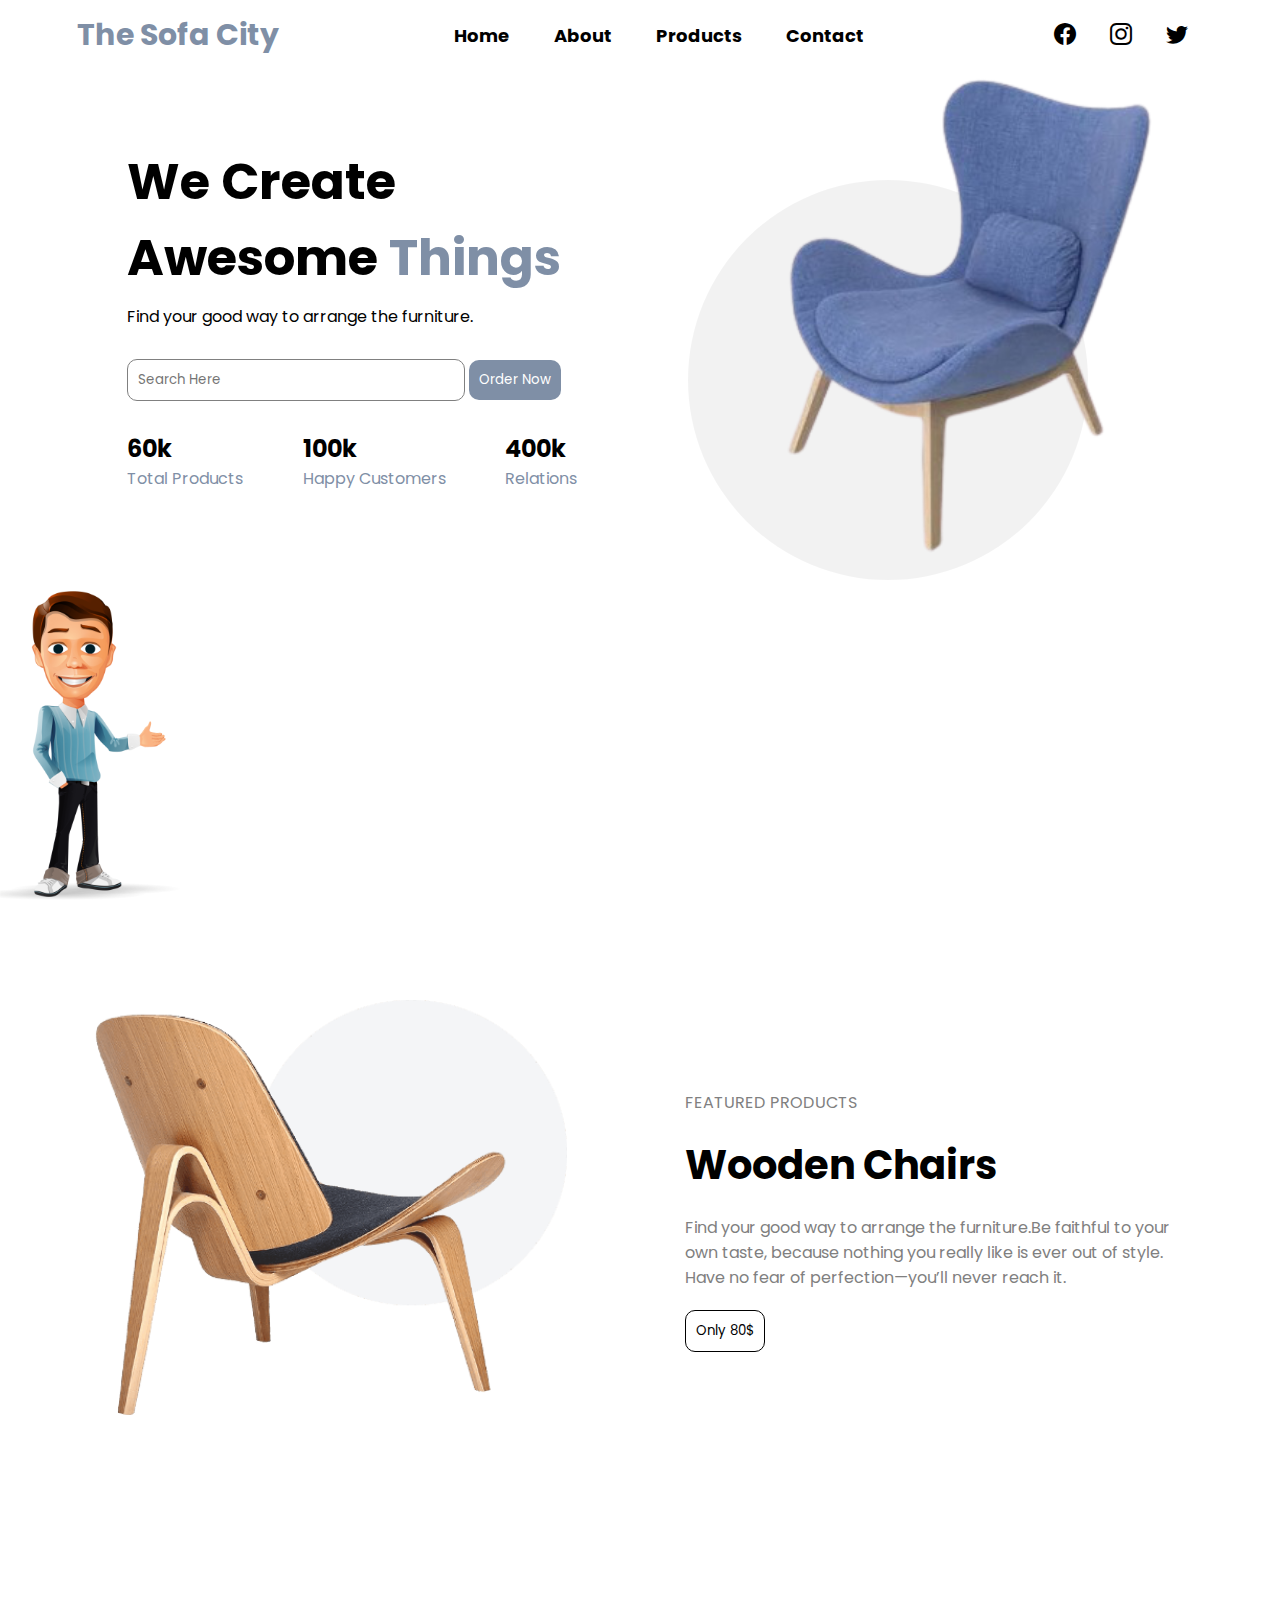
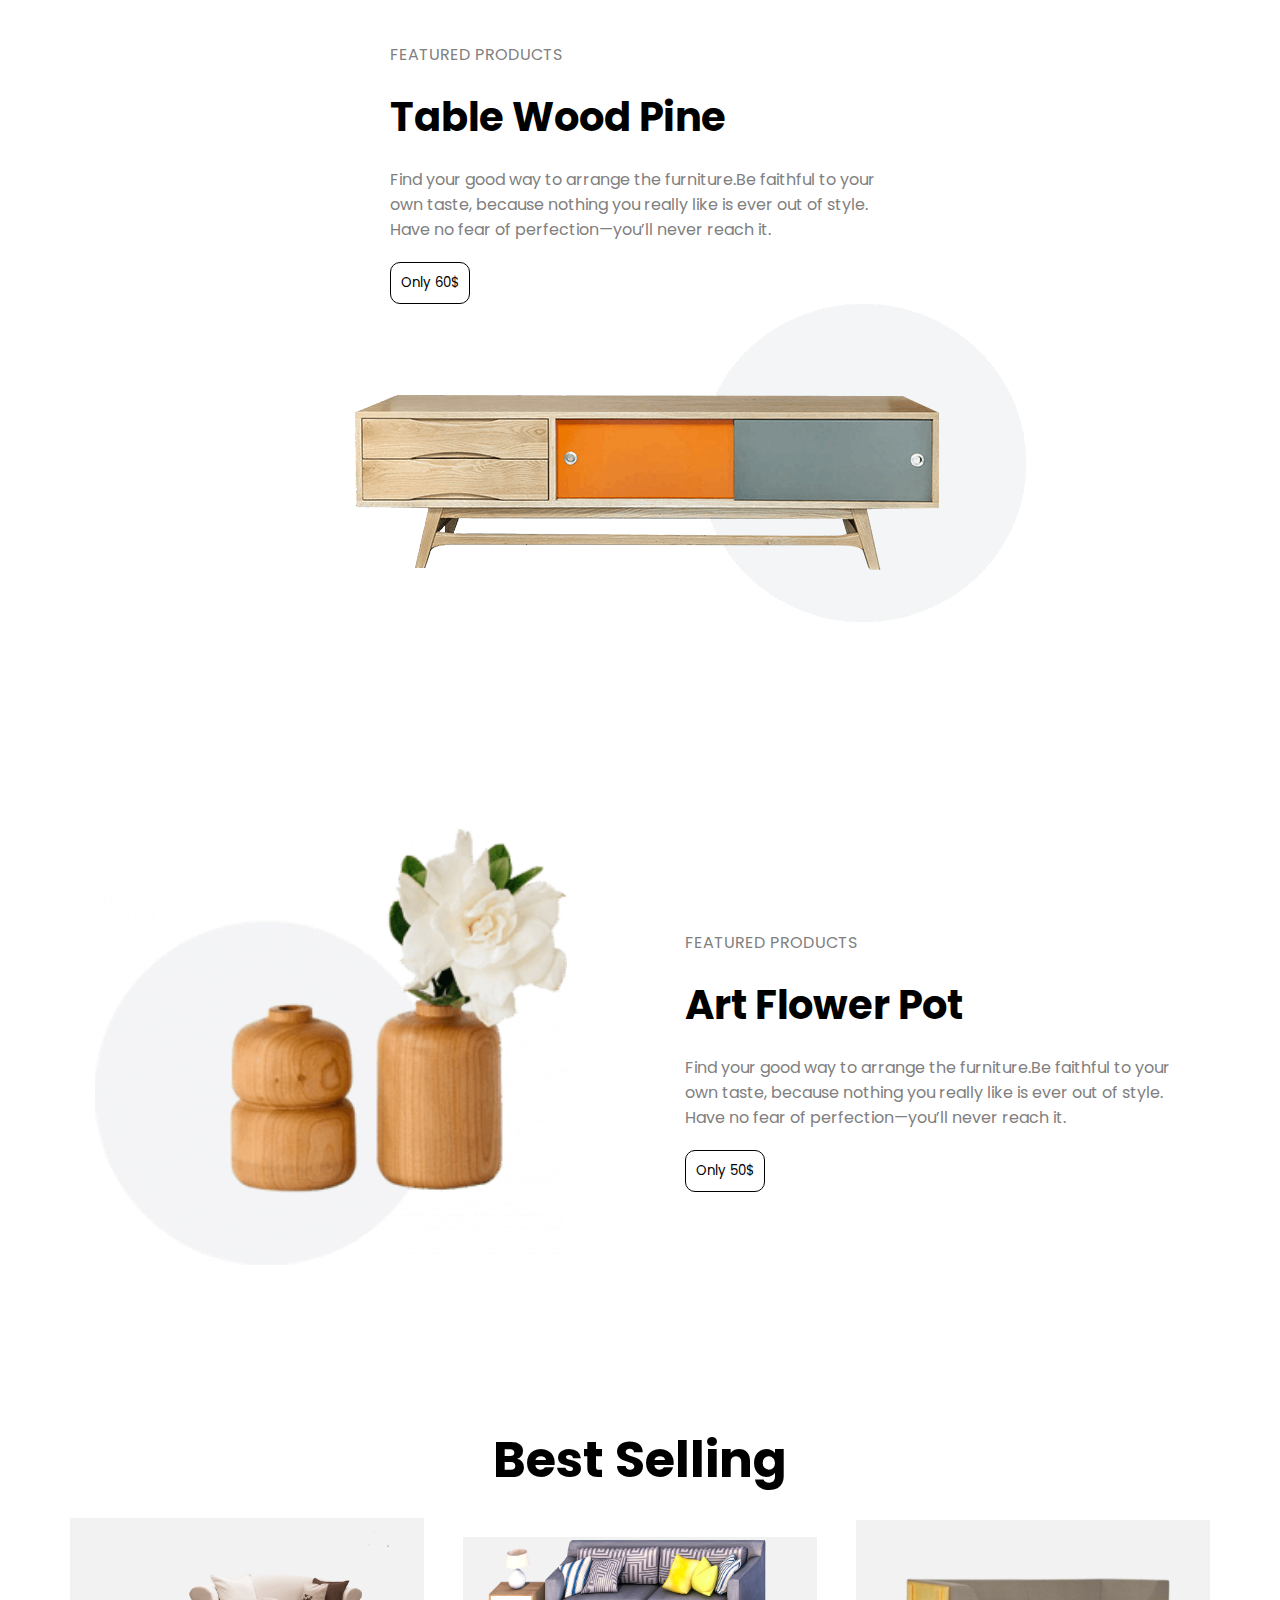
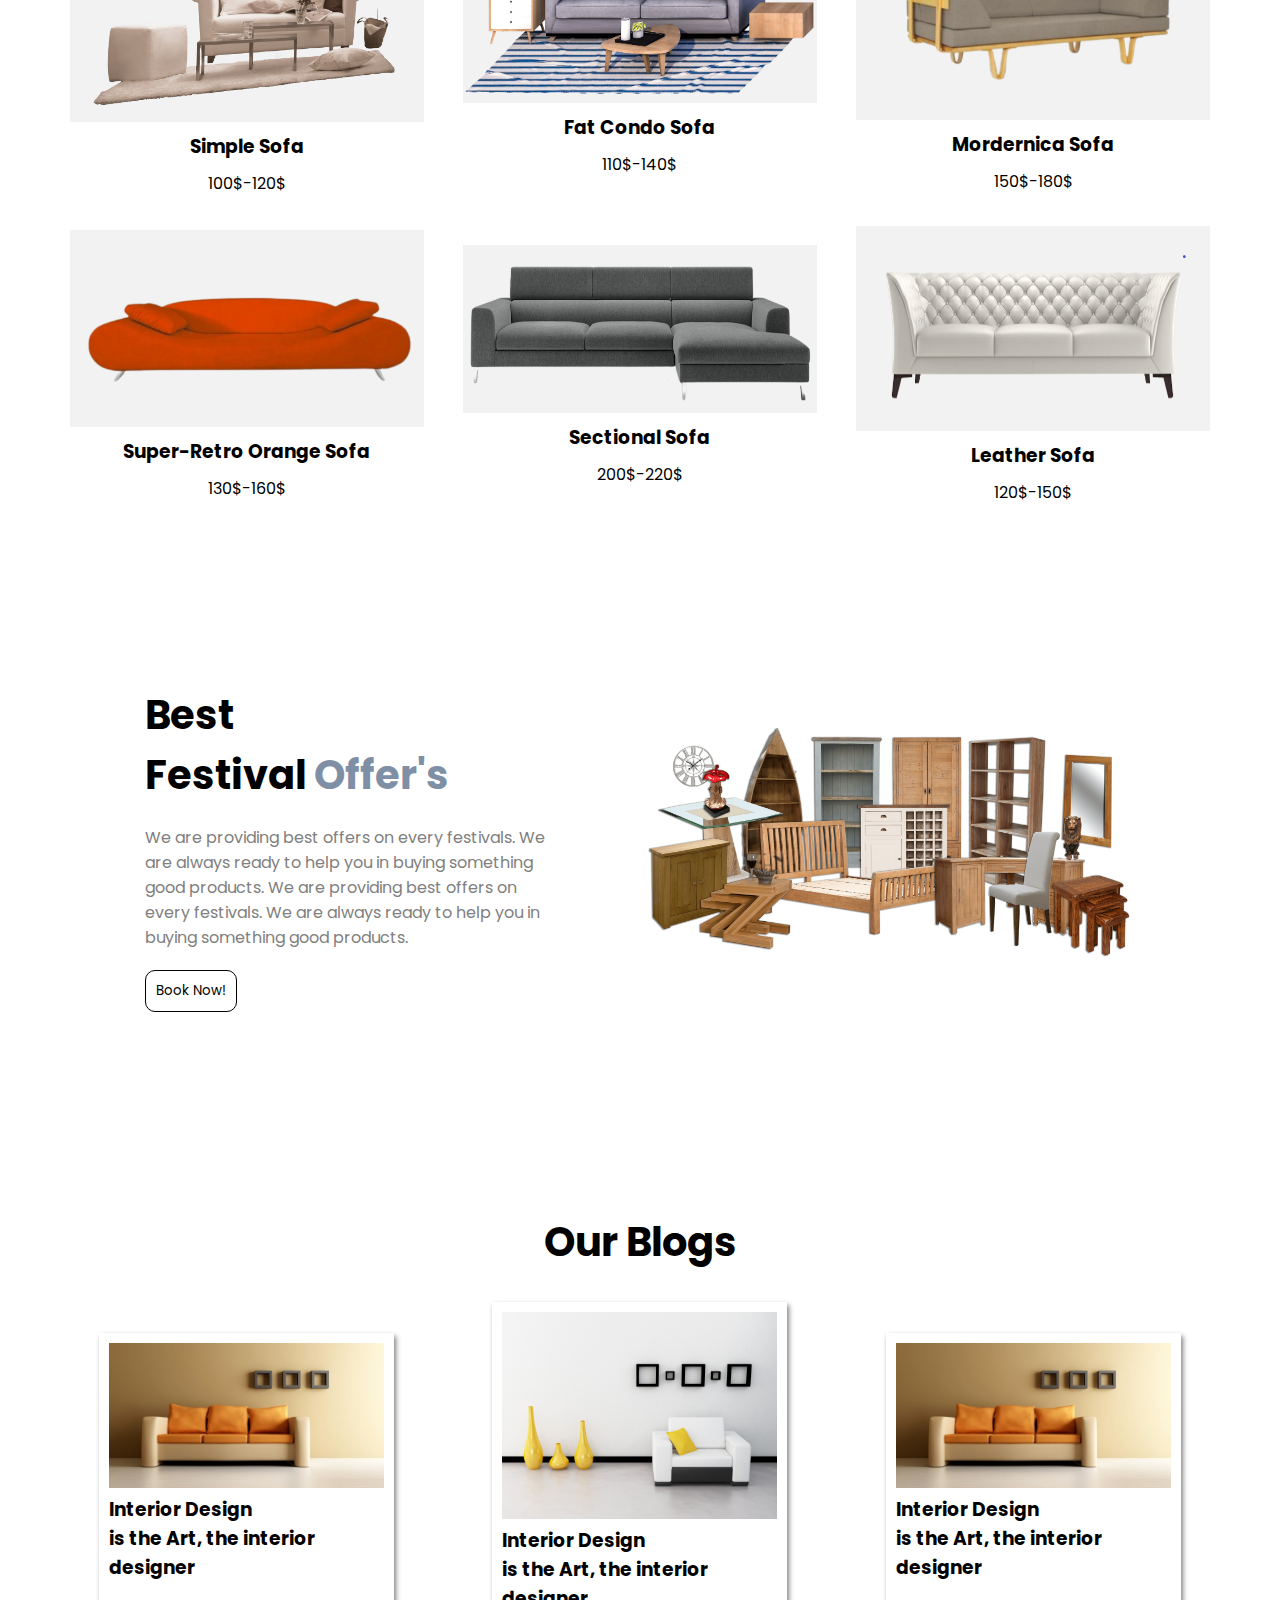
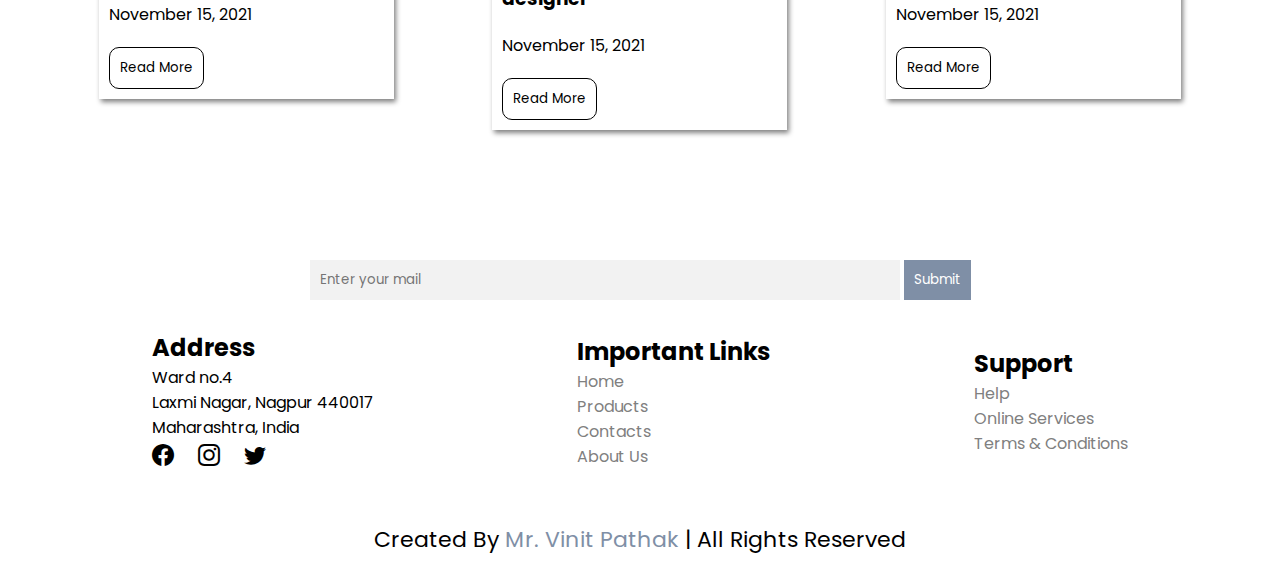
<file: Landing-Page/index.html>
<!DOCTYPE html>
<html lang="en">

<head>
    <meta charset="UTF-8">
    <meta http-equiv="X-UA-Compatible" content="IE=edge">
    <meta name="viewport" content="width=device-width, initial-scale=1.0">
    <title>Landing Page</title>
    <link rel="stylesheet" href="style.css">
    <link rel="stylesheet" href="https://cdn.jsdelivr.net/npm/bootstrap-icons@1.9.1/font/bootstrap-icons.css">
</head>

<body>
    <!----------------- header section start ---------------->
    <header>
        <nav>
            <div class="logo">
                The Sofa City
            </div>
            <div class="menu">
                <a href="#">Home</a>
                <a href="#">About</a>
                <a href="#">Products</a>
                <a href="#">Contact</a>
            </div>
            <div class="icon"> 
                <a href="#"><i class="bi bi-facebook"></i></a>
                <a href="#"><i class="bi bi-instagram"></i></a>
                <a href="#"><i class="bi bi-twitter"></i></a>
            </div>
        </nav>

        <div class="circle"></div>

        <div class="container">
            <div class="left">
                <h1>We Create <br>Awesome <span> Things</span></h1>
                <p class="p-header">
                    Find your good way to arrange the furniture.
                </p>

                <div class="box">
                    <input type="text" placeholder="Search Here">
                    <button>Order Now</button>
                </div>

                <div class="counter">
                    <div>
                        <h2>60k</h2>
                        <p>Total Products</p>
                    </div>
                    <div>
                        <h2>100k</h2>
                        <p>Happy Customers</p>
                    </div>
                    <div>
                        <h2>400k</h2>
                        <p>Relations</p>
                    </div>
                    <img src="./images/welcome.png" id="welcome">
                </div>
            </div>
            <div class="right">
                <img src="./images/img1.png" alt="">
            </div>
        </div>
    </header>

    <!----------------- header section end ---------------->

    <!----------------- feature-1 section start ---------------->

    <section id="feature">
        <div class="feature-row">
            <div class="feature-left-col">
                <img src="./images/img2.png" alt="">
            </div>

            <div class="feature-right-col">
                <p>FEATURED PRODUCTS</p>
                <h1>Wooden Chairs</h1>
                <p>
                    Find your good way to arrange the furniture.Be faithful to your own taste, because nothing you
                    really like is ever out of style.
                    Have no fear of perfection—you’ll never reach it.
                </p>
                <button class="c-btn">Only 80$</button>
            </div>
        </div>
    </section>

    <!----------------- feature-1 section end ---------------->

    <!----------------- feature-2 section start ---------------->

    <section id="feature-2">
        <div class="feature-2-row">
            <div class="feature-2-left-col">
                <p>FEATURED PRODUCTS</p>
                <h1>Table Wood Pine</h1>
                <p>
                    Find your good way to arrange the furniture.Be faithful to your own taste, because nothing you
                    really like is ever out of style.
                    Have no fear of perfection—you’ll never reach it.
                </p>
                <button class="c-btn">Only 60$</button>
            </div>

            <div class="feature-2-right-col">
                <img src="./images/img3.png" alt="">
            </div>
        </div>
    </section>

    <!----------------- feature-2 section end ---------------->

    <!----------------- feature-3 section start ---------------->

    <section id="feature">
        <div class="feature-row">
            <div class="feature-left-col">
                <img src="./images/img4.png" alt="">
            </div>

            <div class="feature-right-col">
                <p>FEATURED PRODUCTS</p>
                <h1>Art Flower Pot</h1>
                <p>
                    Find your good way to arrange the furniture.Be faithful to your own taste, because nothing you
                    really like is ever out of style.
                    Have no fear of perfection—you’ll never reach it.
                </p>
                <button class="c-btn">Only 50$</button>
            </div>
        </div>
    </section>


    <!----------------- feature-3 section end ---------------->

    <!----------------- Selling section start ---------------->

    <section id="selling">
        <h1>Best Selling</h1>
        <div class="selling-row">
            <div class="selling-box">
                <div>
                    <img src="./images/img5.png" alt="">
                </div>
                <h3>
                    Simple Sofa
                </h3>
                <p>100$-120$</p>
            </div>
            <div class="selling-box">
                <div>
                    <img src="./images/img6.png" alt="">
                </div>
                <h3>
                    Fat Condo Sofa
                </h3>
                <p>110$-140$</p>
            </div>
            <div class="selling-box">
                <div>
                    <img src="./images/img7.png" alt="">
                </div>
                <h3>
                    Mordernica Sofa
                </h3>
                <p>150$-180$</p>
            </div>
            <div class="selling-box">
                <div>
                    <img src="./images/img8.png" alt="">
                </div>
                <h3>
                    Super-Retro Orange Sofa
                </h3>
                <p>130$-160$</p>
            </div>
            <div class="selling-box">
                <div>
                    <img src="./images/img9.png" alt="">
                </div>
                <h3>
                    Sectional Sofa
                </h3>
                <p>200$-220$</p>
            </div>
            <div class="selling-box">
                <div>
                    <img src="./images/img10.png" alt="">
                </div>
                <h3>
                    Leather Sofa
                </h3>
                <p>120$-150$</p>
            </div>
        </div>
    </section>

    <!----------------- Selling section end ---------------->

    <!----------------- Offer section start ---------------->

    <section id="offer">
        <div class="offer-row">
            <div class="offer-left-col">
                <h1>Best<br> Festival <span style="color: #7f8fa6;">Offer's</span></h1>
                <p>
                    We are providing best offers on every festivals. We are always ready to help
                    you in buying something good products.
                    We are providing best offers on every festivals. We are always ready to help
                    you in buying something good products.
                </p>
                <button class="c-btn">Book Now!</button>
            </div> 
            <div class="offer-right-col">
                <img src="./images/img11.png" alt="">
            </div>
        </div>
    </section>

    <!----------------- Offer section end ---------------->

    <!----------------- Blog section Start ---------------->

    <section id="blog">
        <h1>Our Blogs</h1>
        <div class="blog-row">
            <div class="blog-box">
                <img src="./images/img12.jpg" alt="">
                <h3>Interior Design <br>is the Art, the interior designer</h3>
                <p>November 15, 2021</p>
                <button class="c-btn">Read More</button>
            </div>
            <div class="blog-box">
                <img src="./images/img13.jpg" alt="">
                <h3>Interior Design <br>is the Art, the interior designer</h3>
                <p>November 15, 2021</p>
                <button class="c-btn">Read More</button>
            </div>
            <div class="blog-box">
                <img src="./images/img12.jpg" alt="">
                <h3>Interior Design <br>is the Art, the interior designer</h3>
                <p>November 15, 2021</p>
                <button class="c-btn">Read More</button>
            </div>
        </div>
    </section>

    <!----------------- Blog section end ---------------->

    <!----------------- Footer section start ---------------->

    <section id="footer">
        <div class="sub">
            <input type="text" placeholder="Enter your mail">
            <button>Submit</button>
        </div>

        <div class="footer">
            <div>
                <h2>Address</h2>
                <p>Ward no.4</p>
                <p>Laxmi Nagar, Nagpur 440017</p>
                <p>Maharashtra, India</p>
                <div class="icons">
                    <a href="#"><i class="bi bi-facebook"></i></a>
                    <a href="#"><i class="bi bi-instagram"></i></a>
                    <a href="#"><i class="bi bi-twitter"></i></a>
                </div>
            </div>
            <div>
                <h2>Important Links</h2>
                <a href="#">Home</a><br>
                <a href="#">Products</a><br>
                <a href="#">Contacts</a><br>
                <a href="#">About Us</a>
            </div>
            <div>
                <h2>Support</h2>
                <a href="#">Help</a><br>
                <a href="#">Online Services</a><br>
                <a href="#">Terms & Conditions</a>
            </div>
        </div>
    </section>
    <footer>
        Created By <span>Mr. Vinit Pathak</span> | All Rights Reserved
    </footer>
    <!----------------- Footer section end ---------------->

</body>

</html>
</file>
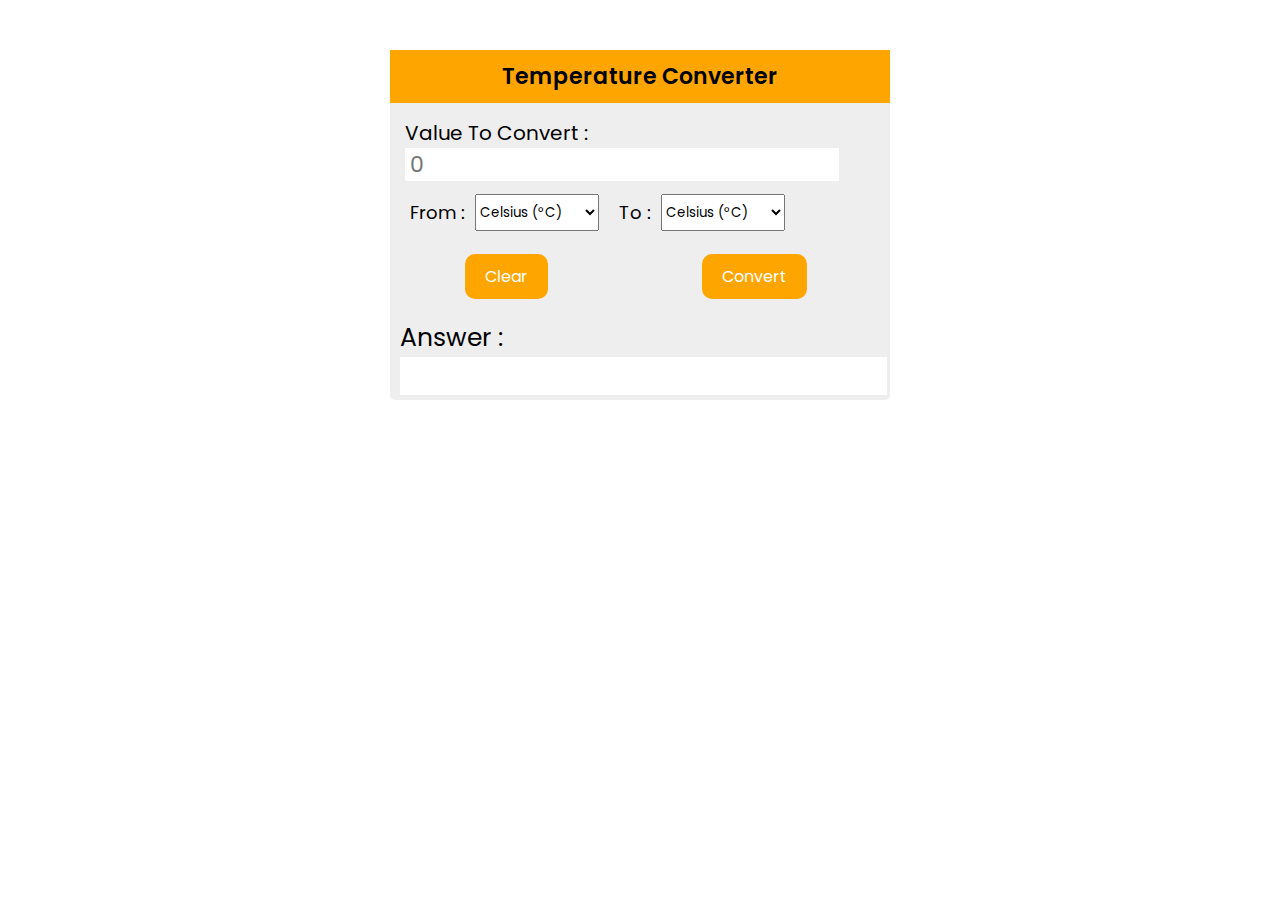
<file: Temperature/index.html>
<!DOCTYPE html>
<html lang="en">
<head>
    <meta charset="UTF-8">
    <meta http-equiv="X-UA-Compatible" content="IE=edge">
    <meta name="viewport" content="width=device-width, initial-scale=1.0">
    <title>Temperature Converter</title>
    <link rel="stylesheet" href="style.css">

</head>
<body>
    <div class="temp-calculator">
        <h4 class="title">Temperature Converter</h4>
        <form action="" name="form">
            <div class="temp-calculator-inputs">
                <div class="calculator-value">
                    <label for="">Value To Convert : </label>
                    <input type="text" placeholder="0" name="value" id="input-value">
                </div>
                <div class="flex">
                    <div class="calculator-input">
                        <label for="">From : </label>
                        <select name="input" id="input">
                            <option value="celsius">Celsius (°C)</option>
                            <option value="fahrenheit">Fahrenheit (°F)</option>
                            <option value="kelvin">Kelvin (°K)</option>
                        </select>
                    </div>
                    <div class="calculator-input">
                        <label for="">To : </label>
                        <select name="output" id="output">
                            <option value="celsius">Celsius (°C)</option>
                            <option value="fahrenheit">Fahrenheit (°F)</option>
                            <option value="kelvin">Kelvin (°K)</option>
                        </select>
                    </div>
                </div>
            </div>

            <button type="button" id="clear" class="cal-btn" onclick="reset()">Clear</button>
            <button type="button" id="convert" class="cal-btn" onclick="convertTemperature()">Convert</button>
            
            <div class="result-area">
                <label for="">Answer : </label>
                <input type="text" value="" id="result">
            </div>
        </form>
    </div>
    <script src="script.js"></script>
</body>
</html>
</file>
<file: Landing-Page/style.css>
@import url('https://fonts.googleapis.com/css2?family=Poppins:wght@300;400;500;700;900&display=swap');

*{
    margin: 0;
    padding: 0;
    box-sizing: border-box;
    font-family: 'Poppins', sans-serif;
}

header{
    width: 100%;
    height: 100vh;
    position: relative;
}

nav{
    display: flex;
    justify-content: space-around;
    align-items: center;
    flex-wrap: wrap;
    height: 70px;
}

.logo{
    font-size: 30px;
    font-weight: bold;
    color: #7f8fa6;
}

.menu > a{
    text-decoration: none;
    font-size: 18px;
    color: black;
    font-weight: bold;
    padding: 10px 20px;
}

.icon > a{
    font-size: 22px;
    padding: 10px 15px;
    color: black;
}

.circle{
    width: 400px;
    height: 400px;
    background: rgba(0, 0, 0, 0.05);
    border-radius: 50%;
    position: absolute;
    top: 20%;
    right: 15%;
    z-index: -1;
}

.container{
    display: flex;
    justify-content: center;
    align-items: center;
    flex-wrap: wrap;
}

.left{
    flex-basis: 55%;
    max-width: 450px;
}

.right{
    flex-basis: 45%;
    text-align: right;
}

.right img{
    width: 65%;
}

.left h1{
font-size: 50px;
}

.left span{
    color: #7f8fa6;
}

.p-header{
    margin-top: 8px;
}

.box{
    margin-top: 30px;
}
.box input{
    padding: 10px;
    width: 75%;
    border-radius: 10px;
    border: 1px solid grey;
    outline: none;
}

.box button{
    padding: 10px;
    color: white;
    border: none;
    outline: none;
    border-radius: 10px;
    background-color: #7f8fa6;
}

.counter{
    display: flex;
    justify-content: space-between;
    align-items: center;
    flex-wrap: wrap;
    margin-top: 30px;
}

.counter p{
    color: #7f8fa6;
}
#welcome{
    position: absolute;
    bottom: 0;
    left: 0;
    width: 180px;
    z-index: -1;
}

#feature{
    padding: 100px 50px;

}
.feature-row{
    display: flex;
    justify-content: center;
    align-items: center;
    flex-wrap: wrap;
}

.feature-left-col{
    flex-basis: 50%;
}

.feature-left-col img{
    width: 80%;
}

.feature-right-col{
    flex-basis: 50%;
    max-width: 500px;

}

.feature-right-col h1{
    font-size: 40px;
    margin-bottom: 20px;

}

.feature-right-col p{
    margin: 20px 0;
    color: grey;
}

.c-btn{
    background: none;
    padding: 10px;
    border: 1px solid black;
    outline: none;
    border-radius: 10px;
    cursor: pointer;
}

#feature-2{
    padding: 100px 50px;
}

.feature-2-row,
.offer-row{
    display: flex;
    justify-content: center;
    align-items: center;
    flex-wrap: wrap;
}
.feature-2-left-col,
.offer-left-col{
    flex-basis: 50%;
    max-width: 500px;
}
.feature-2-right-col,
.offer-right-col{
    flex-basis: 50%;
}
.feature-2-right-col,.offer-right-col img{
    width: 100%;
    padding-left: 100px;
}

.feature-2-left-col h1{
    font-size: 40px;
    margin-bottom: 20px;
}

.feature-2-left-col p{
    margin: 20px 0;
    color: grey;
}

#selling{
    padding: 50px;
}

#selling h1{
    font-size: 50px;
    text-align: center;
    margin-bottom: 20px;
}
.selling-row,
.blog-row,
.footer{
    display: flex;
    justify-content: space-around;
    align-items: center;
    flex-wrap: wrap;
}

.selling-box{
    flex-basis: 30%;
    text-align: center;
    margin-bottom: 30px;
}

.selling-box img{
    width: 100%;
}

.selling-box > div{
    background: rgba(0, 0, 0, 0.05);
}

.selling-box h3{
    margin: 10px 0;
}

#offer{
    padding: 100px 50px;
}

.offer-left-col{
    max-width: 400px;
}
.offer-left-col h1{
    font-size: 40px;
    margin-bottom: 20px;
}

.offer-left-col p{
    margin: 20px 0;
    color: grey;
}


#blog{
    padding: 100px 50px;
}

#blog h1{
    font-size: 40px;
    text-align: center;
    margin-bottom: 30px;
}

.blog-box{
   flex-basis: 25%;
   padding: 10px;
   box-shadow: 2px 3px 5px grey; 
}

.blog-box img{
    width: 100%;
}

.blog-box p{
    margin: 20px 0;
}

#footer{
    padding: 30px 50px;
}

.sub{
    text-align: center;
    margin-bottom: 30px;

}
.sub input{
    width: 50%;
    padding: 10px;
    border: none;
    background: rgba(0,0,0,0.05);
    outline: none;
}

.sub button{
    padding: 10px;
    border: none;
    outline: none;
    color: white;
    background: #7f8fa6;
}

.footer > div > a{
    color: grey;
    margin: 15px o;
    text-decoration: none;
}

.icons > a{
    font-size: 22px;
    margin-top: 30px;
    padding-right: 20px;
    color: black;
}

@media (max-width: 770px){
    .menu{
        display: none;
    }
    .left{
        flex-basis: 100%;
        margin: 50px 100px;
    }
    .right{
        display: none;
    }
    #welcome{
        width: 120px;
    }
    .btn input{
        width: 50%;
    }

    .feature-left-col{
        flex-basis: 100%;
    }
    .feature-right-col{
        flex-basis: 100%;
    }
    .feature-2-left-col{
        flex-basis: 100%;
    }
    .feature-2-right-col{
        flex-basis: 100%;
    }
    .feature-2-right-col img{
        width: 100%;
    }

    .selling-box{
        flex-basis: 100%;
        text-align: center;
        margin: 10px 0;
    }

    .offer-left-col{
        flex-basis: 100%;
        margin-bottom: 10px;
    }
    .offer-right-col{
        flex-basis: 100%;
    }
    .offer-right-col img{
        width: 100%;
    }

    .blog-box{
        flex-basis: 100%;
        margin: 10px 0;
    }

    .footer > div{
        flex-basis: 30%;
    }
}
footer{
    text-align: center;
    font-size: 22px;
    margin: 20px 0;
}
footer span{
    color: #7f8fa6;
}
</file>
<file: Temperature/style.css>
@import url('https://fonts.googleapis.com/css2?family=Poppins:wght@300;400;500;700;900&display=swap');


.flex{
    display: flex;
    flex: column;
}
*{
    margin: 0;
    padding: 0;
    box-sizing: border-box;
    font-family: 'Poppins', sans-serif;
}

.temp-calculator{
    width: 500px;
    height: 350px;
    border-radius: 5px;
    margin: 50px auto;
    background: #eee;
}

.title{
    padding: 10px 0px;
    text-align: center;
    background: orange;
    font-size: 22px;
    font-weight: 600;
}

.temp-calculator-inputs{
    padding: 10px 5px;
}

.calculator-value{
    font-size: 20px;
    padding: 5px 10px;
}

.calculator-value input{
    padding-left: 5px;
    outline: none;
    border: none;
    font-size: 22px;
}

.calculator-input{
    padding: 8px 5px;
    display: flex;
}

.calculator-input label{
    padding: 5px 10px;
    font-size: 18px;
}

button{
    border: none;
    color: white;
    background: orange;
    border-radius: 10px;
    padding: 10px 20px;
    font-size: 16px;
    cursor: pointer;
    margin: 5px 75px;
}

.result-area{
    font-size: 25px;
    padding: 15px 10px;
}
.result-area input{
    padding-left: 5px;
    outline: none;
    border: none;
    font-size: 25px;
}
</file>
